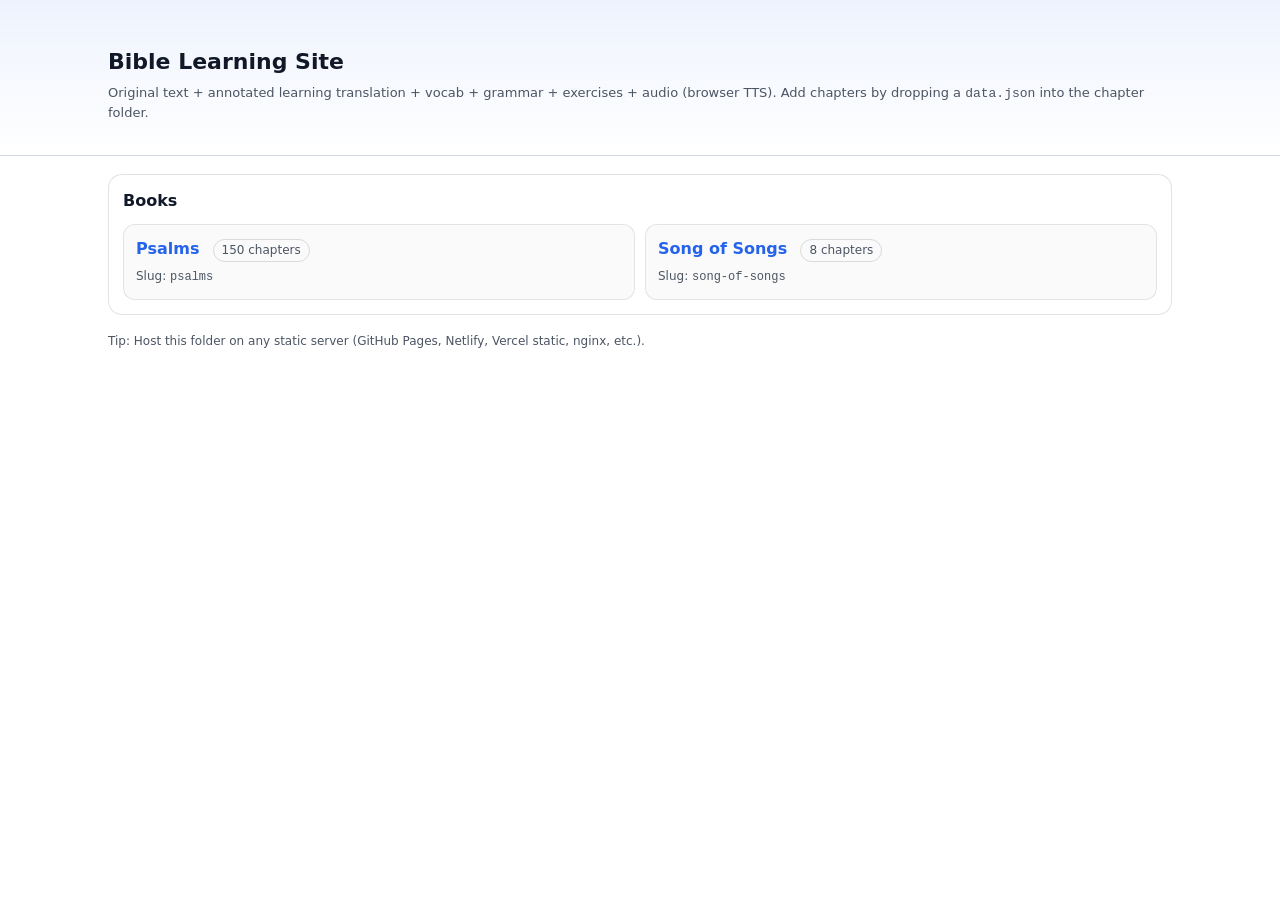
<file: index.html>
<!doctype html>
<html lang="en">
<head>
  <meta charset="utf-8" />
  <meta name="viewport" content="width=device-width, initial-scale=1" />
  <title>Bible Learning Site</title>
  <link rel="stylesheet" href="./assets/styles.css" />
</head>
<body data-page="landing">
  <header class="site-header">
    <div class="wrap">
      <h1 class="h1">Bible Learning Site</h1>
      <p class="sub">Original text + annotated learning translation + vocab + grammar + exercises + audio (browser TTS). Add chapters by dropping a <span class="mono">data.json</span> into the chapter folder.</p>
    </div>
  </header>

  <main class="wrap">
    <div class="card">
      <h2 class="h2">Books</h2>
      <div id="books" class="list"></div>
    </div>

    <div class="footer">
      <div class="muted small">
        Tip: Host this folder on any static server (GitHub Pages, Netlify, Vercel static, nginx, etc.).
      </div>
    </div>
  </main>

  <script src="./bible_index.js"></script>
  <script src="./assets/app.js"></script>
</body>
</html>
</file>
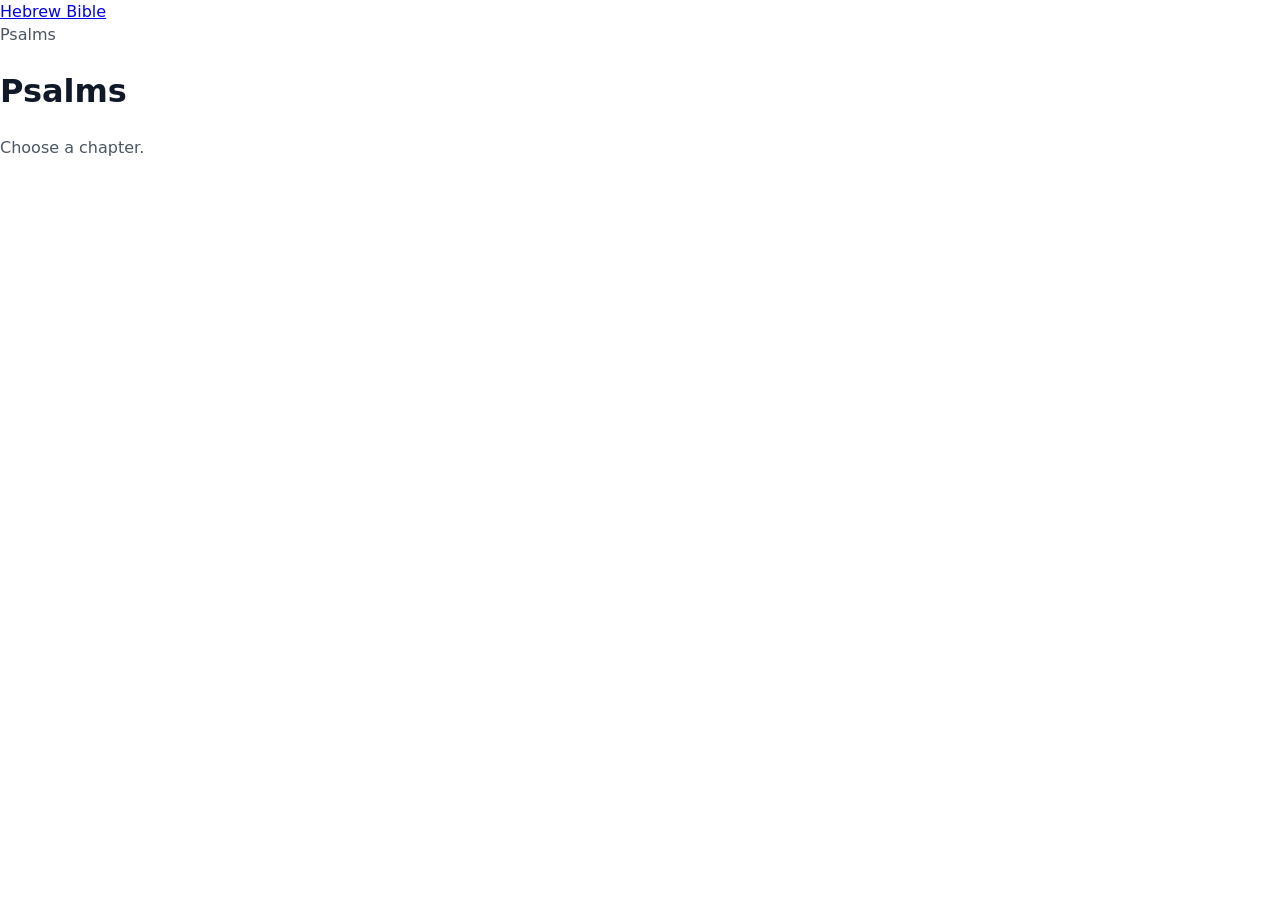
<file: books/psalms/index.html>
<!doctype html>
<html lang="en">
<head>
  <meta charset="utf-8" />
  <meta name="viewport" content="width=device-width,initial-scale=1" />
  <title>Psalms — Contents</title>
  <link rel="stylesheet" href="../../assets/styles.css" />
</head>
<body>
  <header class="topbar">
    <div class="brand"><a href="../../index.html">Hebrew Bible</a></div>
    <div class="muted">Psalms</div>
  </header>

  <main class="container">
    <h1>Psalms</h1>
    <p class="muted">Choose a chapter.</p>
    <div id="toc"></div>
  </main>

  <script src="../../bible_index.js"></script>
  <script src="../../assets/app.js"></script>
  <script>
    (async function(){
      const idx = await loadIndex();
      window.renderBookTOC(idx, "psalms");
    })();
  </script>
</body>
</html>
</file>
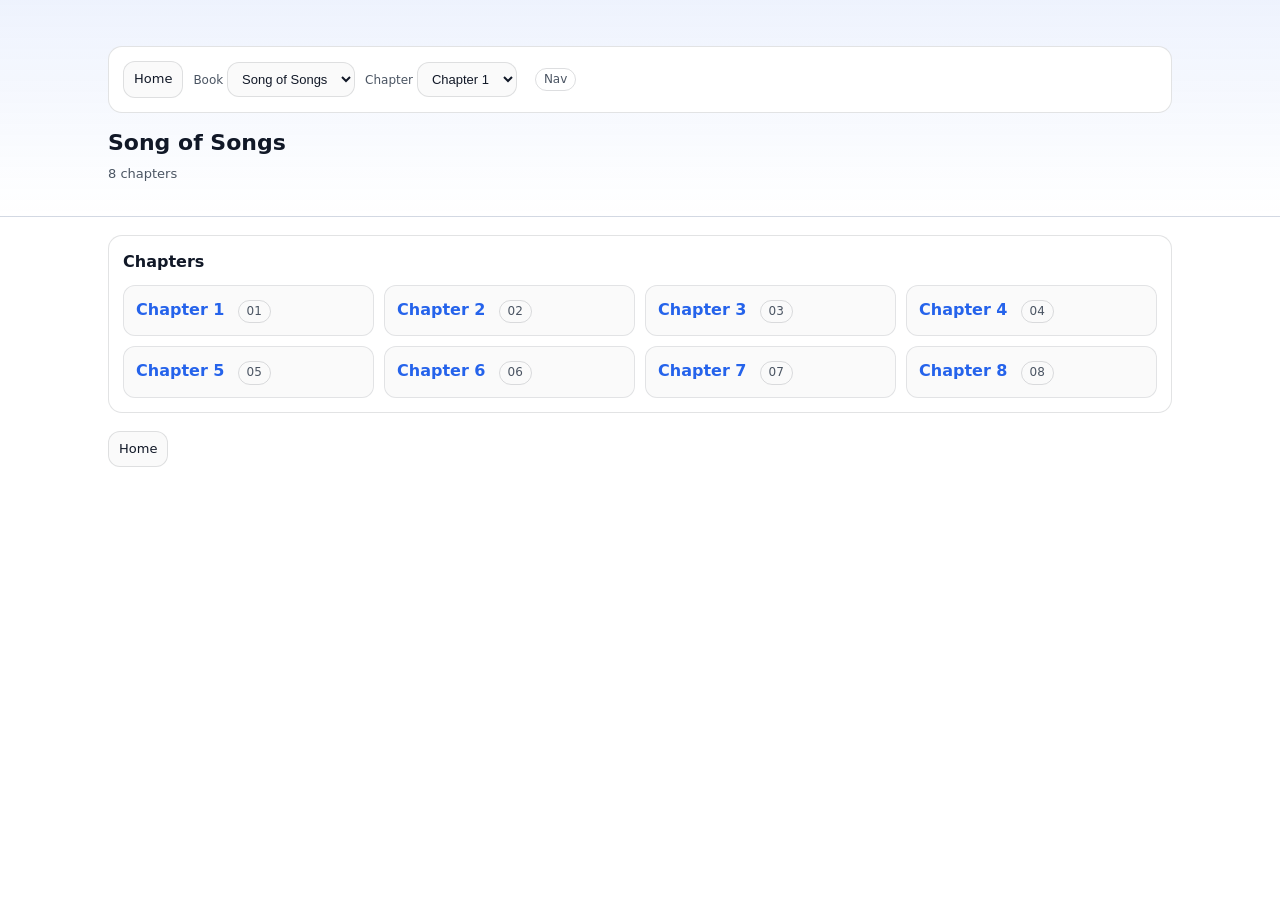
<file: books/song-of-songs/index.html>
<!doctype html>
<html lang="en">
<head>
  <meta charset="utf-8" />
  <meta name="viewport" content="width=device-width, initial-scale=1" />
  <title>Book</title>
  <link rel="stylesheet" href="../../assets/styles.css" />
</head>
<body data-page="book">
  <header class="site-header">
    <div class="wrap">
      <div id="topnav"></div>
      <h1 class="h1" id="bookTitle">Book</h1>
      <p class="sub" id="bookMeta"></p>
    </div>
  </header>

  <main class="wrap">
    <div class="card">
      <h2 class="h2">Chapters</h2>
      <div id="chapters" class="list"></div>
    </div>
    <div class="footer"><a class="btn" href="../../index.html">Home</a></div>
  </main>

  <script src="../../bible_index.js"></script>
  <script src="../../assets/app.js"></script>
</body>
</html>
</file>
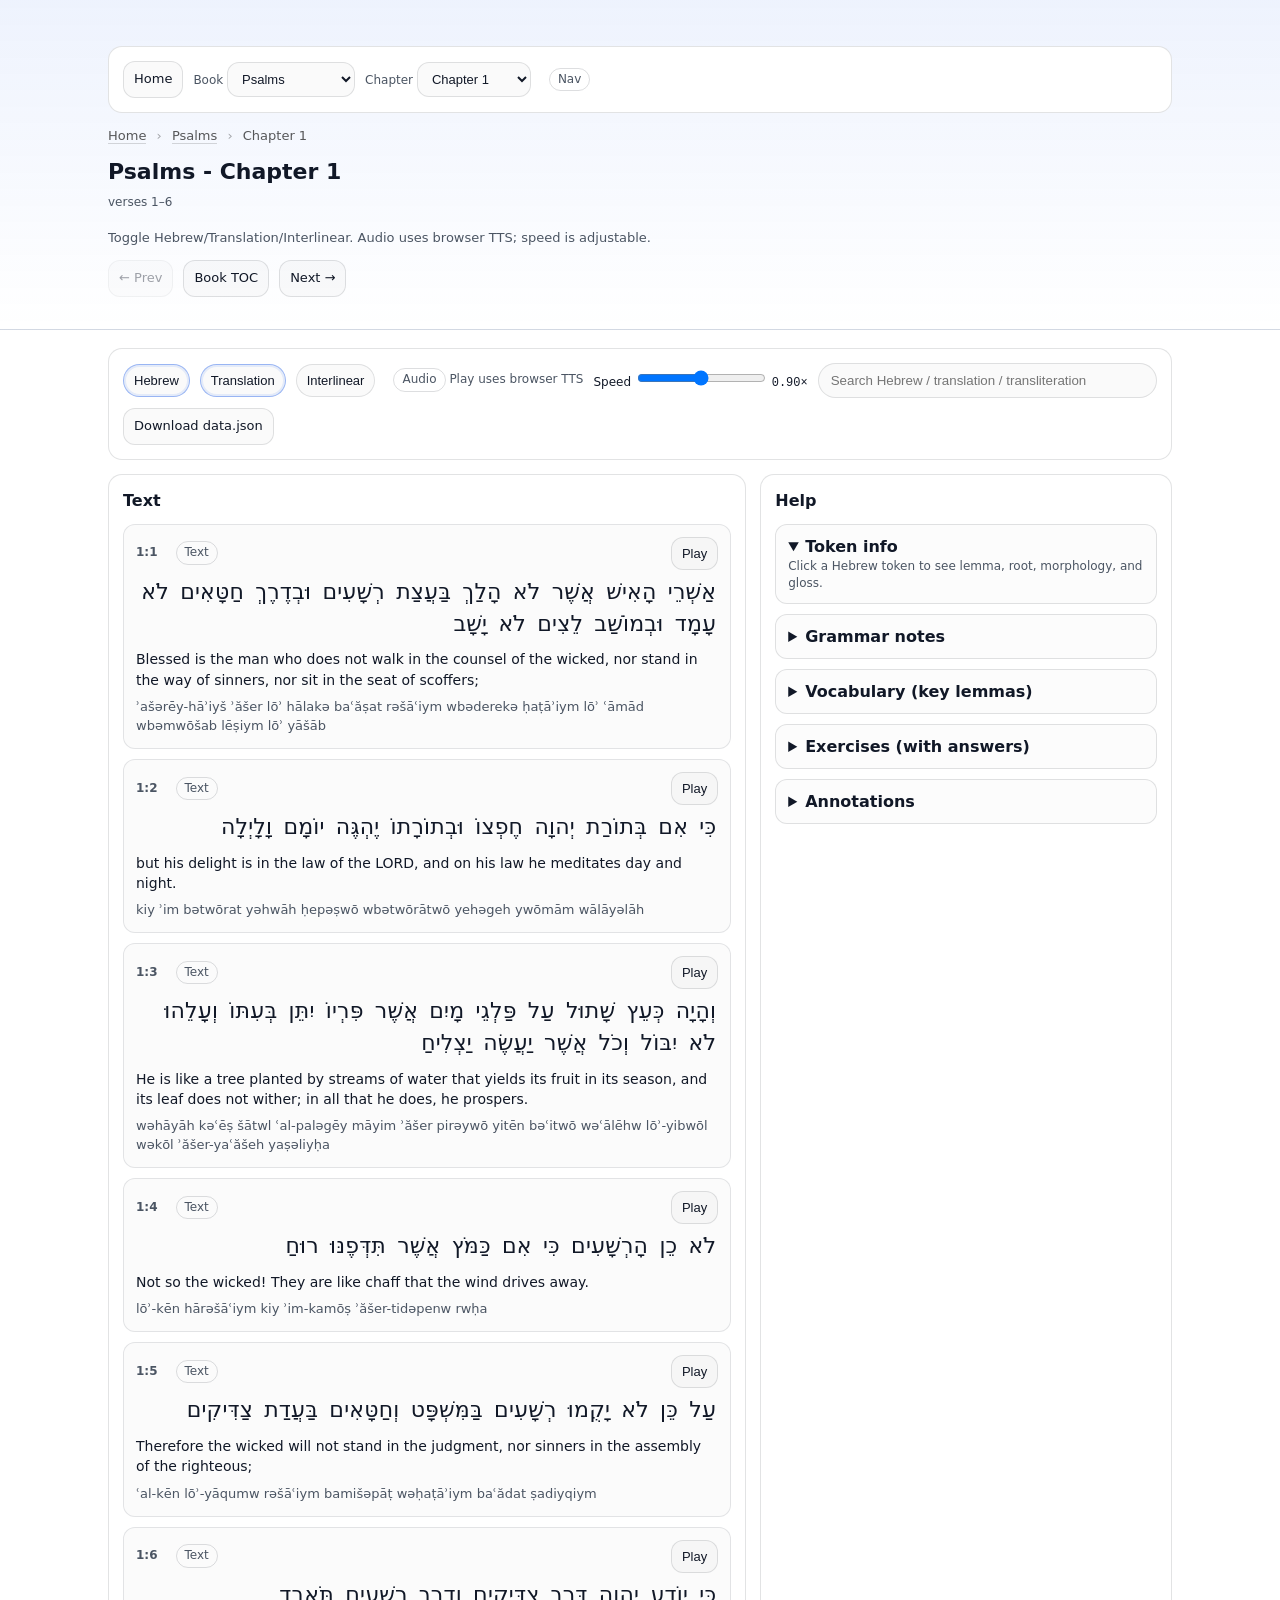
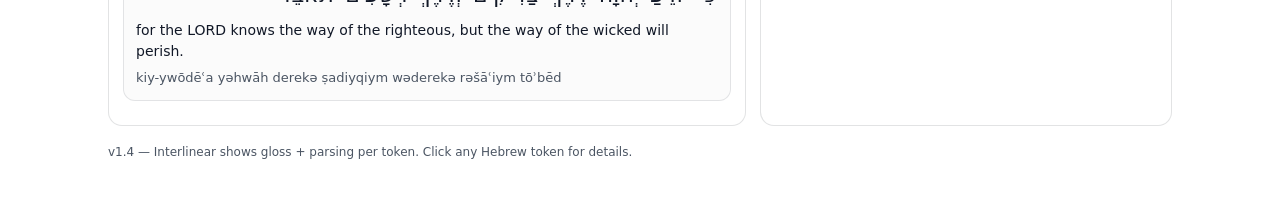
<file: books/psalms/01/index.html>
<!doctype html>
<html lang="en">
<head>
  <meta charset="utf-8" />
  <meta name="viewport" content="width=device-width, initial-scale=1" />
  <title>Chapter</title>
  <link rel="stylesheet" href="../../../assets/styles.css" />
</head>
<body data-page="chapter">
  <header class="site-header">
    <div class="wrap">
      <div id="topnav"></div>
      <h1 class="h1" id="chapterTitle">Chapter</h1>
      <p class="sub">Toggle Hebrew/Translation/Interlinear. Audio uses browser TTS; speed is adjustable.</p>
      <div id="prevNext" style="margin-top:12px; display:flex; gap:10px; flex-wrap:wrap;"></div>
    </div>
  </header>

  <main class="wrap">
    <div class="controls" role="region" aria-label="Display controls">
      <button class="pill active" id="toggleHeb">Hebrew</button>
      <button class="pill active" id="toggleEng">Translation</button>
      <button class="pill" id="toggleInterlinear">Interlinear</button>

      <label class="small"><span class="tag">Audio</span> <span class="muted">Play uses browser TTS</span></label>
      <label class="small">
        Speed
        <input id="ttsRate" type="range" min="0.6" max="1.2" value="0.90" step="0.05" />
        <span id="ttsRateLabel" class="mono">0.90×</span>
      </label>

      <input id="search" type="search" placeholder="Search Hebrew / translation / transliteration" />
      <a class="btn" href="./data.json" download>Download data.json</a>
    </div>

    <div class="grid">
      <main class="card">
        <h2 class="h2">Text</h2>
        <div id="verses"></div>
      </main>

      <aside class="card">
        <h2 class="h2">Help</h2>

        <details open>
          <summary>Token info</summary>
          <div id="tokenInfo"></div>
        </details>

        <details>
          <summary>Grammar notes</summary>
          <div id="grammar"></div>
        </details>

        <details>
          <summary>Vocabulary (key lemmas)</summary>
          <div id="lexicon"></div>
        </details>

        <details>
          <summary>Exercises (with answers)</summary>
          <div id="exercises"></div>
        </details>

        <details>
          <summary>Annotations</summary>
          <div id="annotations" class="muted small" style="margin-top:10px;"></div>
        </details>

      </aside>
    </div>

    <div class="footer">
      <span class="muted small">v1.4 — Interlinear shows gloss + parsing per token. Click any Hebrew token for details.</span>
    </div>
  </main>

  <script src="./data.js"></script>
  <script src="../../../bible_index.js"></script>
  <script src="../../../assets/app.js"></script>
</body>
</html>
</file>
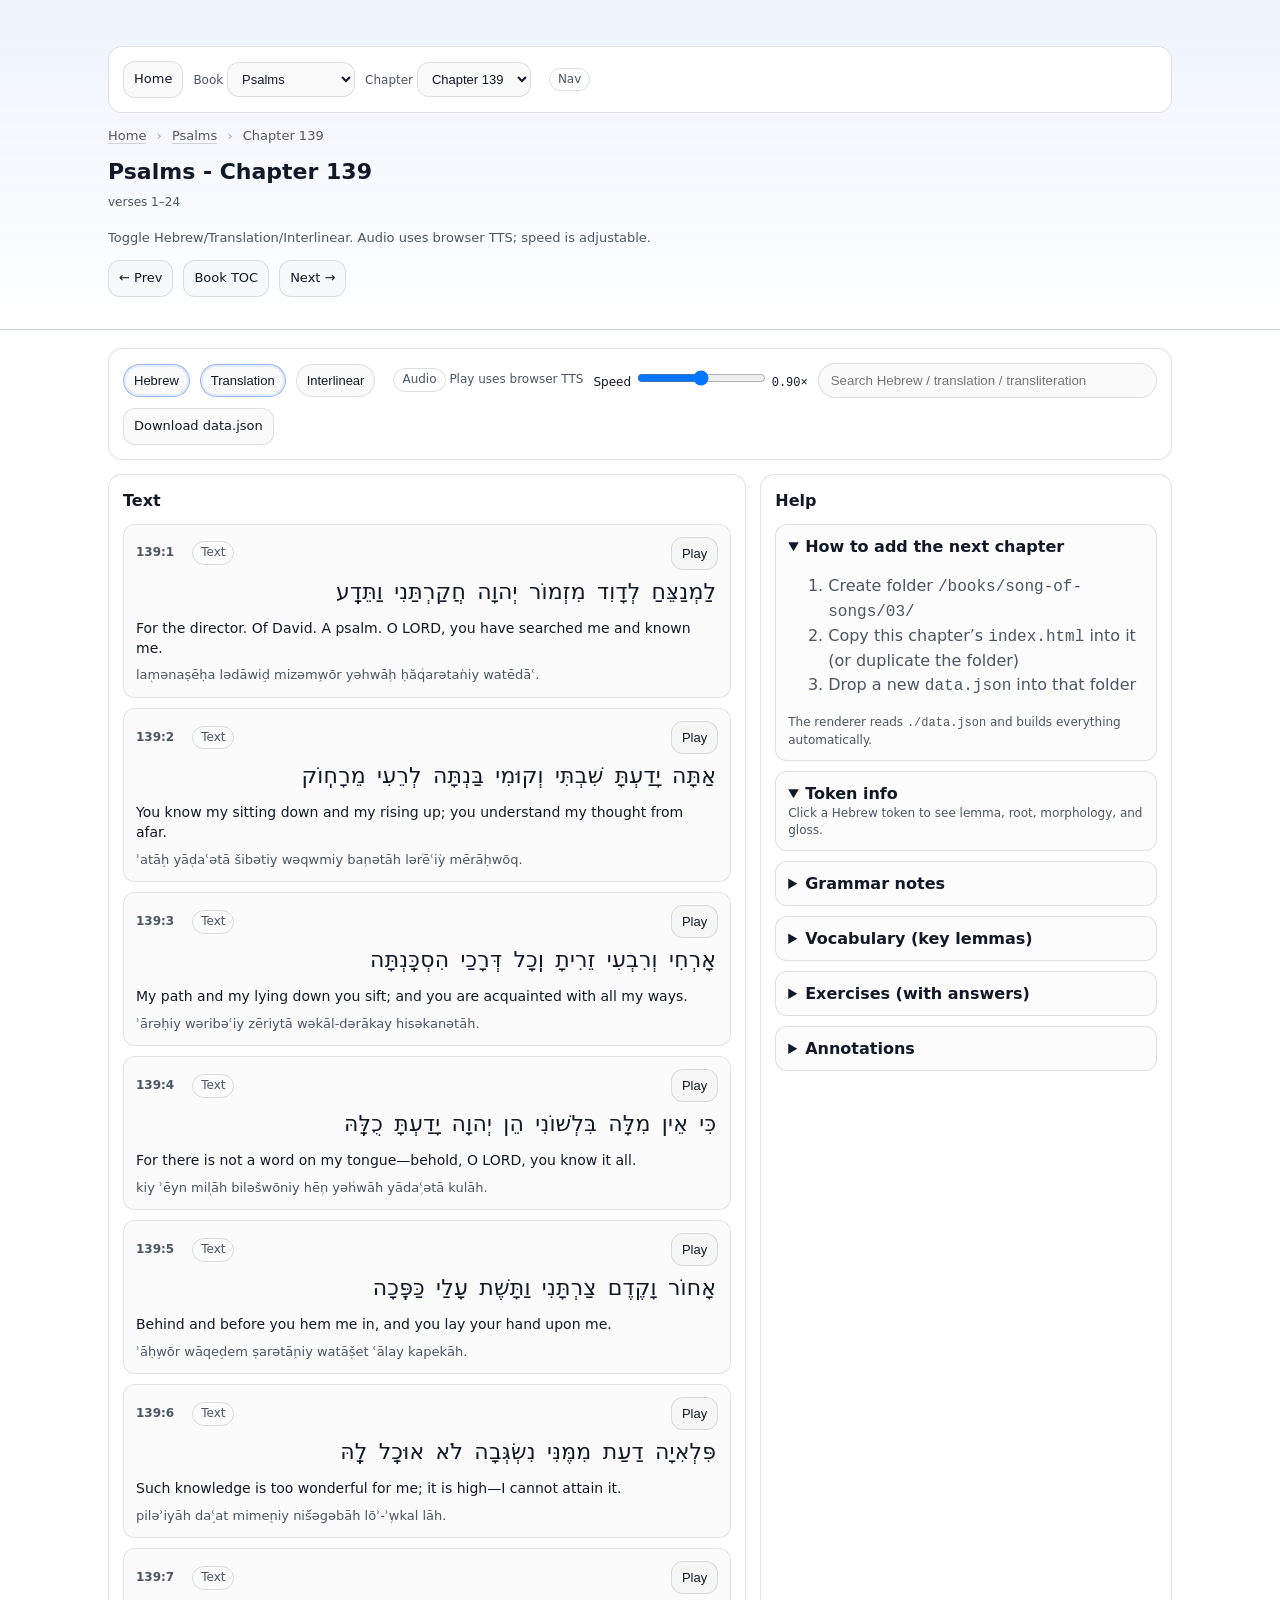
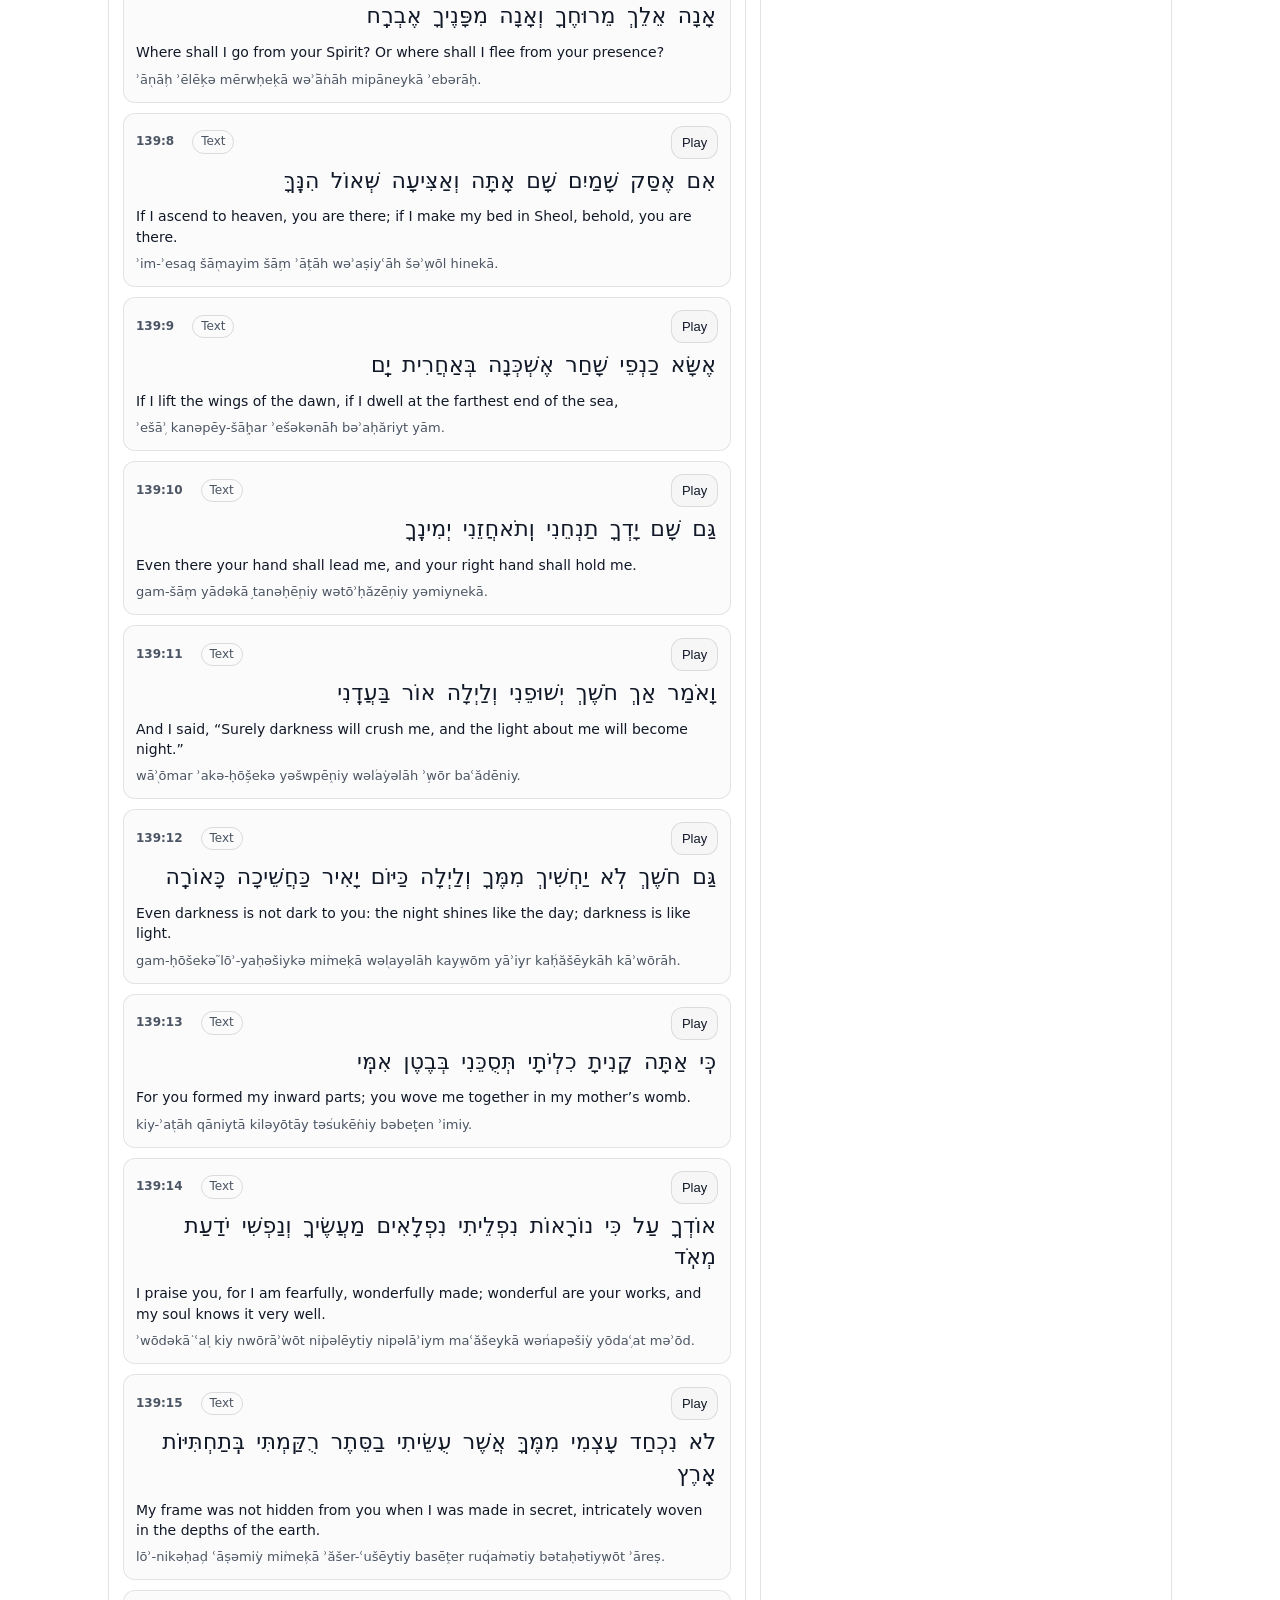
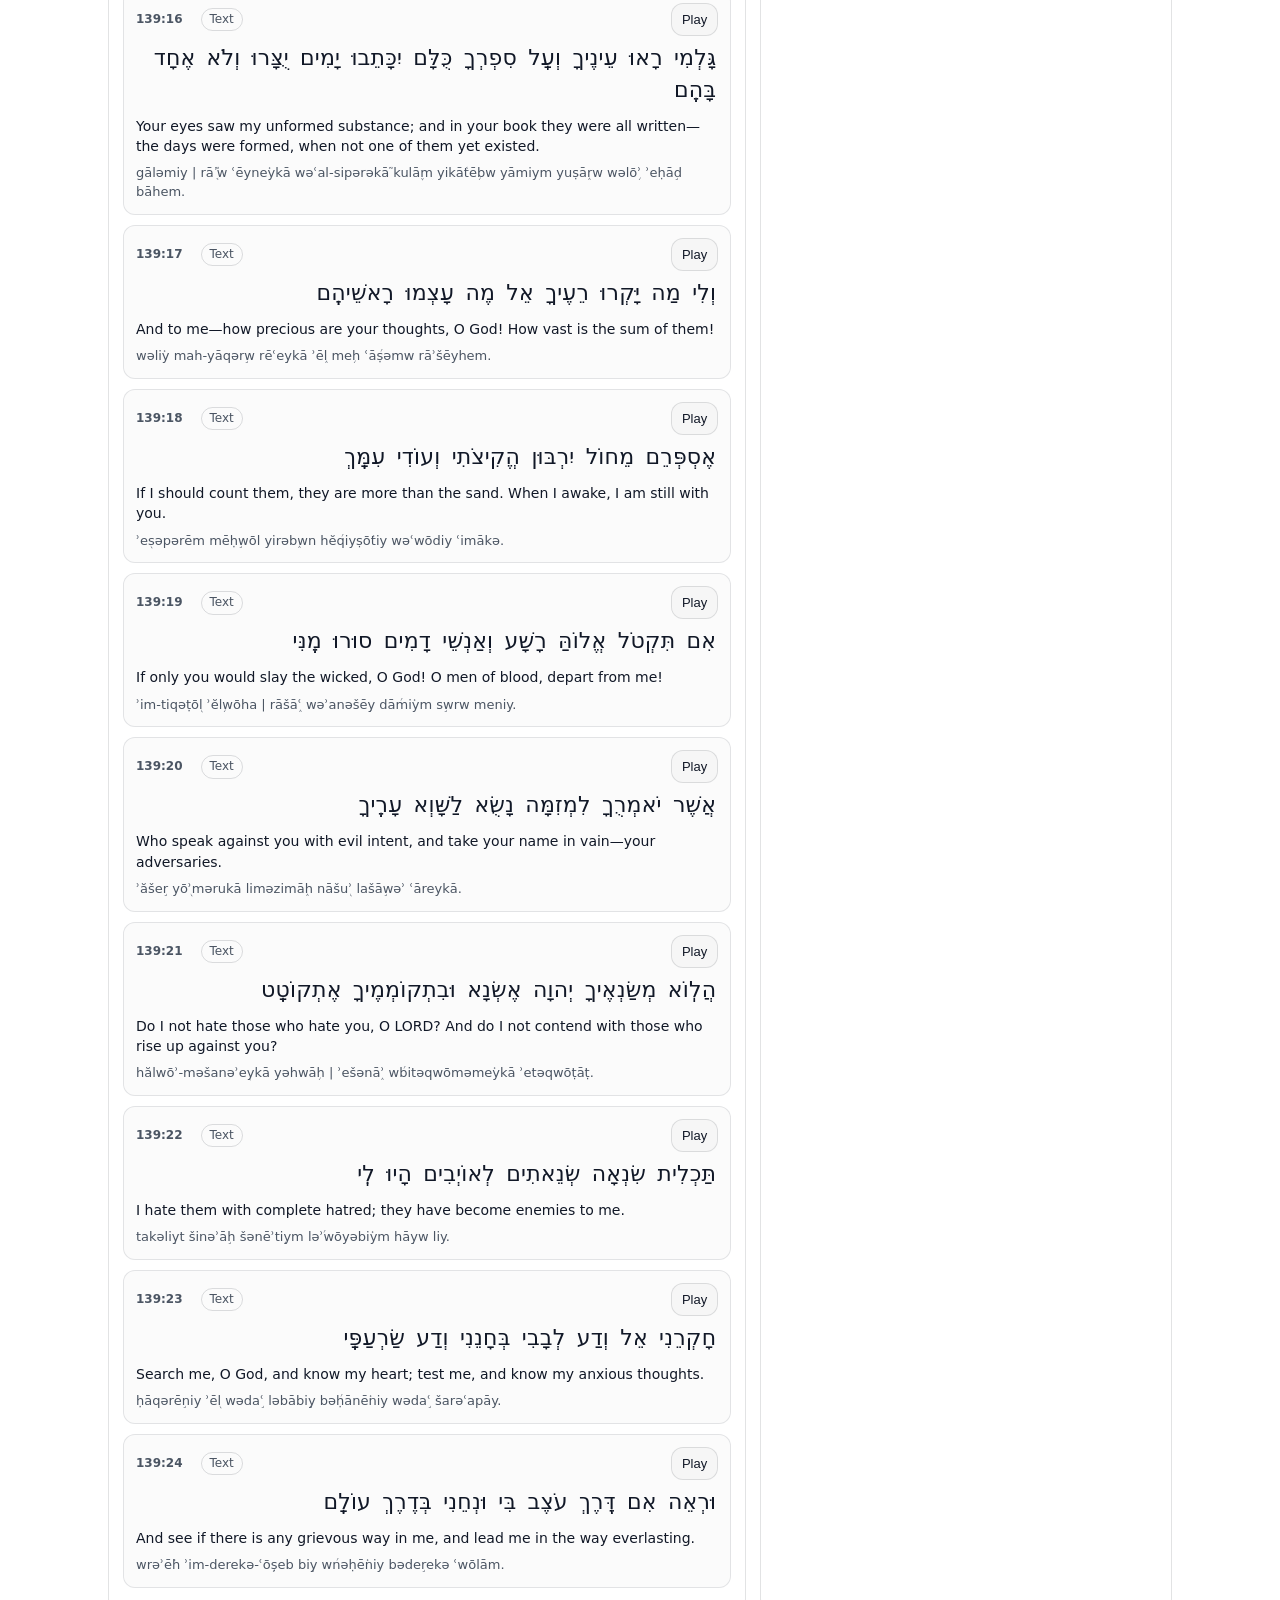
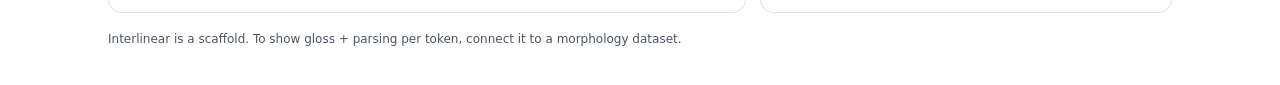
<file: books/psalms/139/index.html>
<!doctype html>
<html lang="en">
<head>
  <meta charset="utf-8" />
  <meta name="viewport" content="width=device-width, initial-scale=1" />
  <title>Chapter</title>
  <link rel="stylesheet" href="../../../assets/styles.css" />
</head>
<body data-page="chapter" data-slug="song-of-songs" data-chapter="02">
  <header class="site-header">
    <div class="wrap">
      <div id="topnav"></div>
      <h1 class="h1" id="chapterTitle">Chapter</h1>
      <p class="sub">Toggle Hebrew/Translation/Interlinear. Audio uses browser TTS; speed is adjustable.</p>
      <div id="prevNext" style="margin-top:12px; display:flex; gap:10px; flex-wrap:wrap;"></div>
    </div>
  </header>

  <main class="wrap">
    <div class="controls" role="region" aria-label="Display controls">
      <button class="pill active" id="toggleHeb">Hebrew</button>
      <button class="pill active" id="toggleEng">Translation</button>
      <button class="pill" id="toggleInterlinear">Interlinear</button>

      <label class="small"><span class="tag">Audio</span> <span class="muted">Play uses browser TTS</span></label>
      <label class="small">
        Speed
        <input id="ttsRate" type="range" min="0.6" max="1.2" value="0.90" step="0.05" />
        <span id="ttsRateLabel" class="mono">0.90×</span>
      </label>

      <input id="search" type="search" placeholder="Search Hebrew / translation / transliteration" />
      <a class="btn" href="./data.json" download>Download data.json</a>
    </div>

    <div class="grid">
      <main class="card">
        <h2 class="h2">Text</h2>
        <div id="verses"></div>
      </main>

      <aside class="card">
        <h2 class="h2">Help</h2>

        <details open>
          <summary>How to add the next chapter</summary>
          <div class="muted" style="margin-top:10px;">
            <ol>
              <li>Create folder <span class="mono">/books/song-of-songs/03/</span></li>
              <li>Copy this chapter’s <span class="mono">index.html</span> into it (or duplicate the folder)</li>
              <li>Drop a new <span class="mono">data.json</span> into that folder</li>
            </ol>
            <div class="small muted">The renderer reads <span class="mono">./data.json</span> and builds everything automatically.</div>
          </div>
        </details>

        <details open>
          <summary>Token info</summary>
          <div id="tokenInfo"></div>
        </details>

        <details>
          <summary>Grammar notes</summary>
          <div id="grammar"></div>
        </details>

        <details>
          <summary>Vocabulary (key lemmas)</summary>
          <div id="lexicon"></div>
        </details>

        <details>
          <summary>Exercises (with answers)</summary>
          <div id="exercises"></div>
        </details>
      
        <details>
          <summary>Annotations</summary>
          <div id="annotations" class="muted small" style="margin-top:10px;"></div>
        </details>

      </aside>
    </div>

    <div class="footer">
      <span class="muted small">Interlinear is a scaffold. To show gloss + parsing per token, connect it to a morphology dataset.</span>
    </div>
  </main>

  <script src="./data.js"></script>
  <script src="../../../bible_index.js"></script>
  <script src="../../../assets/app.js"></script>
</body>
</html>
</file>
<file: assets/styles.css>
:root{
  --bg:#ffffff;
  --card:#ffffff;
  --text:#111827;
  --muted:#4b5563;
  --accent:#2563eb;
  --border:rgba(17,24,39,0.12);
  --good:#16a34a;
}

*{box-sizing:border-box}
body{
  margin:0; padding:0;
  font-family: ui-sans-serif, system-ui, -apple-system, Segoe UI, Roboto, Helvetica, Arial, "Apple Color Emoji","Segoe UI Emoji";
  background:var(--bg);
  color:var(--text);
  line-height:1.45;
}

.wrap{max-width:1100px; margin:0 auto; padding:18px;}
.site-header{
  padding:28px 18px 14px;
  border-bottom:1px solid var(--border);
  background: linear-gradient(180deg, rgba(37,99,235,0.08), rgba(255,255,255,0));
}
.h1{margin:0 0 6px; font-size:22px;}
.h2{margin:0 0 12px; font-size:16px;}
.sub{margin:0; color:var(--muted); font-size:13px;}
.muted{color:var(--muted);}
.small{font-size:12px;}
.mono{font-family: ui-monospace, SFMono-Regular, Menlo, Monaco, Consolas, "Liberation Mono","Courier New", monospace;}

.card{
  background:var(--card);
  border:1px solid var(--border);
  border-radius:14px;
  padding:14px;
}

.list{display:grid; grid-template-columns:repeat(auto-fit,minmax(240px,1fr)); gap:10px;}
.item{
  padding:12px;
  border-radius:12px;
  border:1px solid rgba(17,24,39,0.10);
  background: rgba(17,24,39,0.02);
}
.item a{color:var(--accent); text-decoration:none; font-weight:600;}
.item a:hover{text-decoration:underline;}
.tag{
  display:inline-block;
  font-size:12px;
  color:var(--muted);
  border:1px solid rgba(17,24,39,0.14);
  padding:2px 8px;
  border-radius:999px;
  margin-left:8px;
}

.controls{
  display:flex; flex-wrap:wrap; gap:10px;
  padding:14px;
  background:var(--card);
  border:1px solid var(--border);
  border-radius:14px;
  align-items:center;
  position:sticky; top:0; z-index:10; margin-bottom:14px;
}
@media (max-width:980px){ .controls{position:static;} }

.pill{
  border:1px solid var(--border);
  background: rgba(17,24,39,0.02);
  color:var(--text);
  padding:8px 10px;
  border-radius:999px;
  cursor:pointer;
  font-size:13px;
}
.pill.active{
  border-color: rgba(37,99,235,0.45);
  box-shadow: 0 0 0 2px rgba(37,99,235,0.10) inset;
}
.btn{
  display:inline-block;
  border:1px solid var(--border);
  background: rgba(17,24,39,0.02);
  padding:8px 10px;
  border-radius:12px;
  color:var(--text);
  cursor:pointer;
  font-size:13px;
  text-decoration:none;
}
.btn:hover{border-color: rgba(37,99,235,0.35);}

input[type="search"]{
  flex:1; min-width:200px;
  border-radius:999px;
  border:1px solid var(--border);
  background: rgba(17,24,39,0.02);
  padding:9px 12px;
  color:var(--text);
  outline:none;
}

.grid{display:grid; grid-template-columns:1.55fr 1fr; gap:14px;}
@media (max-width:980px){ .grid{grid-template-columns:1fr;} }

.verse{
  padding:12px;
  border-radius:12px;
  border:1px solid rgba(17,24,39,0.10);
  background: rgba(17,24,39,0.015);
  margin-bottom:10px;
}
.vref{font-size:12px; color:var(--muted); margin-bottom:6px; display:flex; align-items:center; gap:10px; flex-wrap:wrap;}
.vref .spacer{flex:1}
.he{font-size:22px; direction:rtl; text-align:right; letter-spacing:0.2px;}
.en{margin-top:10px; font-size:14px;}
.tr{margin-top:8px; color:var(--muted); font-size:13px;}
.interlinear{margin-top:10px; border-top:1px dashed rgba(17,24,39,0.18); padding-top:10px; display:none;}
.il-row{display:grid; grid-template-columns:1fr 1fr; gap:10px; align-items:start;}
.il-he{direction:rtl; text-align:right; font-size:18px;}
.il-en{font-size:13px; color:var(--muted);}

details{border:1px solid rgba(17,24,39,0.12); border-radius:12px; padding:10px 12px; background: rgba(17,24,39,0.01); margin-bottom:10px;}
details summary{cursor:pointer; font-weight:600;}

.footer{padding:18px 0; color:var(--muted); font-size:12px;}

.hbTok{
  cursor:pointer;
  padding:2px 2px;
  border-radius:6px;
}
.hbTok:hover{
  background: rgba(37,99,235,0.08);
  outline: 1px solid rgba(37,99,235,0.18);
}


/* Breadcrumb + chapter meta */
.breadcrumb{font-size:13px; margin: 8px 0 10px; color: rgba(0,0,0,.65);} 
.breadcrumb a{color: inherit; text-decoration: none; border-bottom: 1px solid rgba(0,0,0,.15);} 
.breadcrumb a:hover{border-bottom-color: rgba(0,0,0,.45);} 
.breadcrumb .crumb-sep{margin: 0 6px; color: rgba(0,0,0,.35);} 
.chapter-meta{margin: 6px 0 18px;} 
.chapter-meta .subtitle{font-size:14px; font-weight:600; margin-bottom:4px;}
</file>
